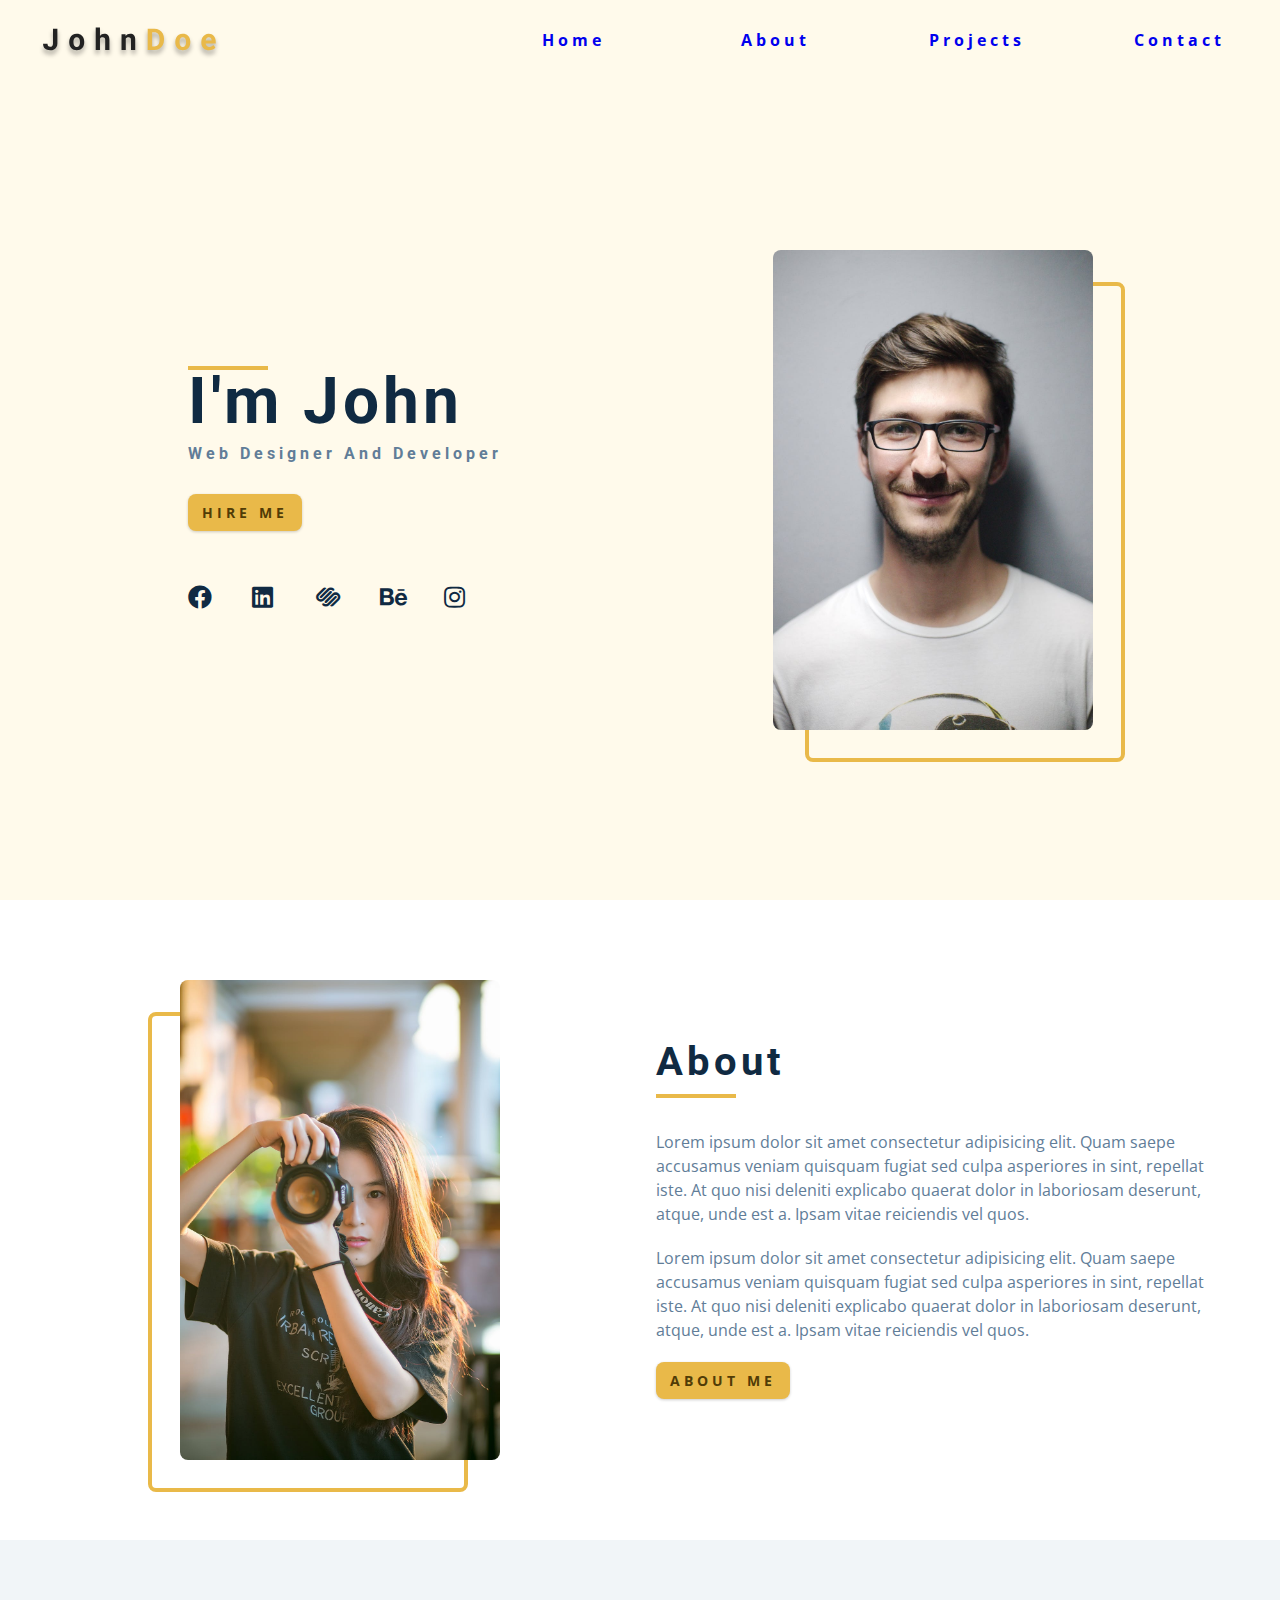
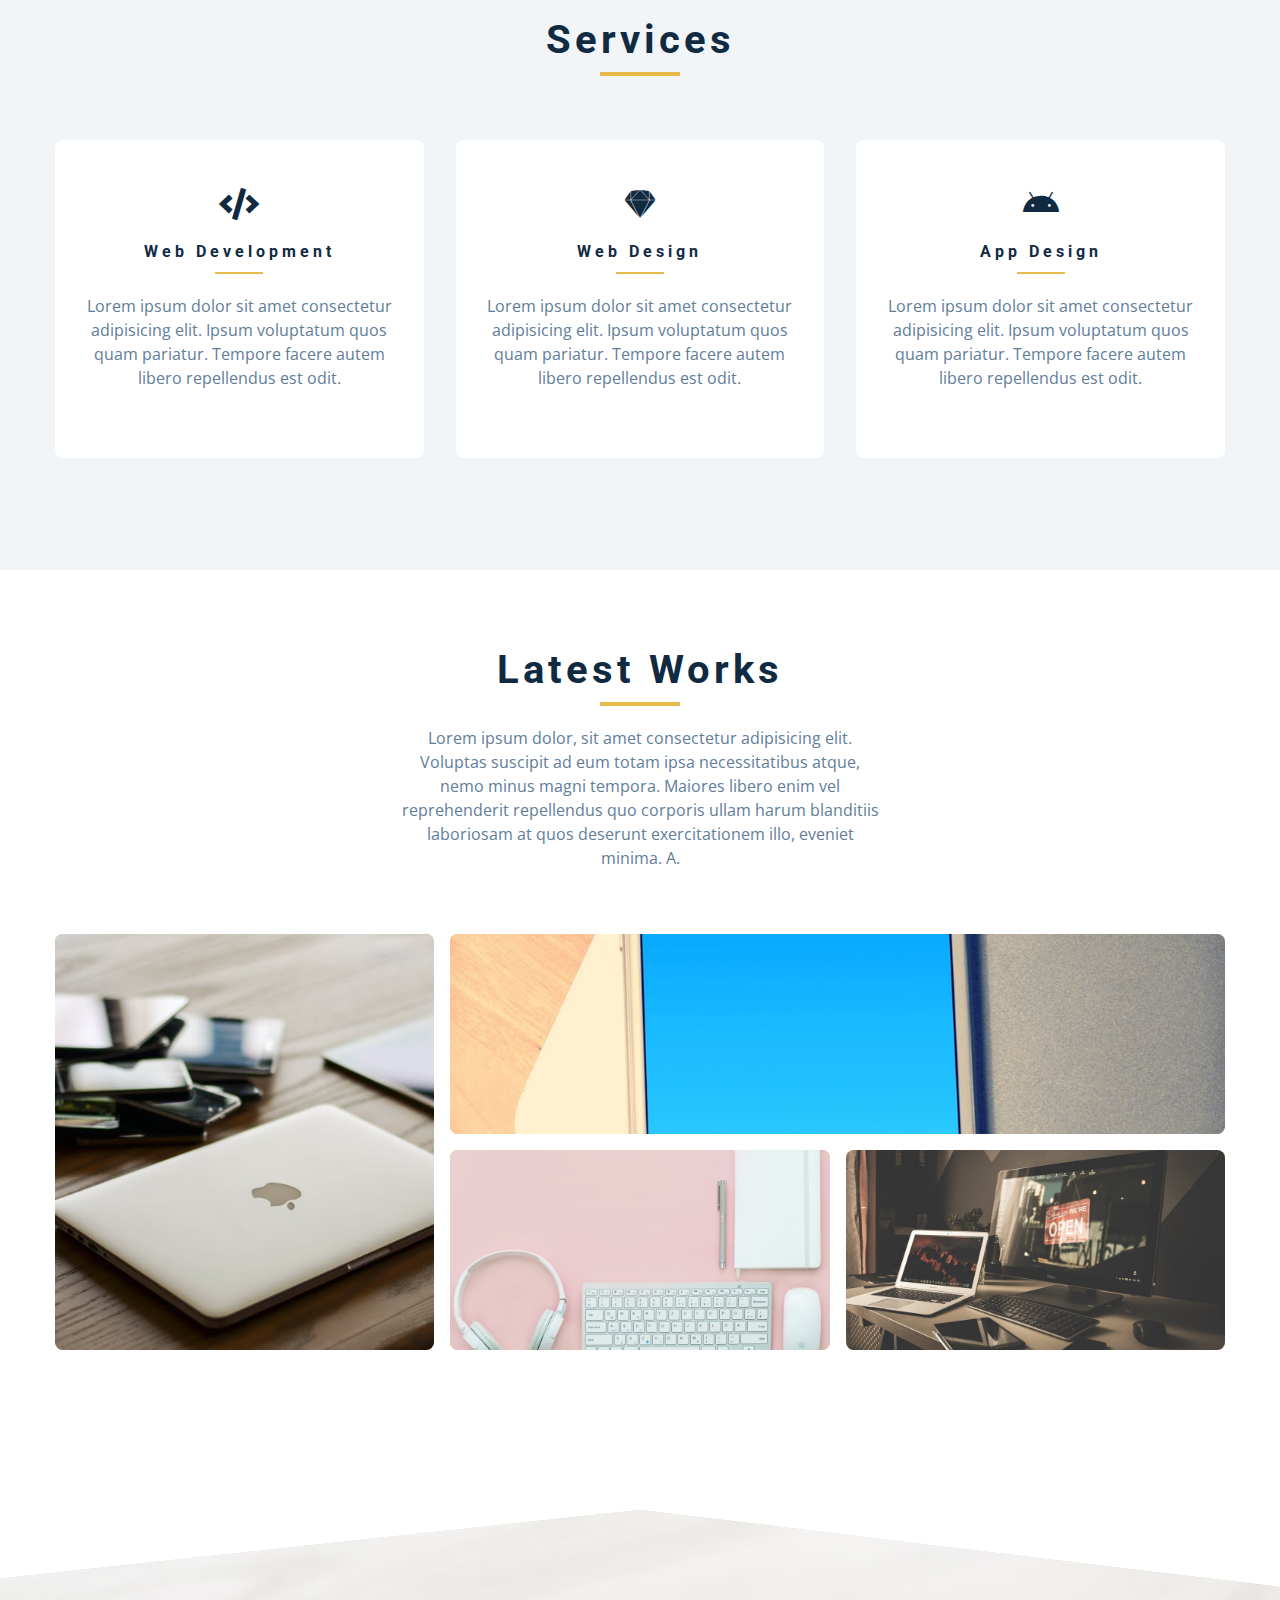
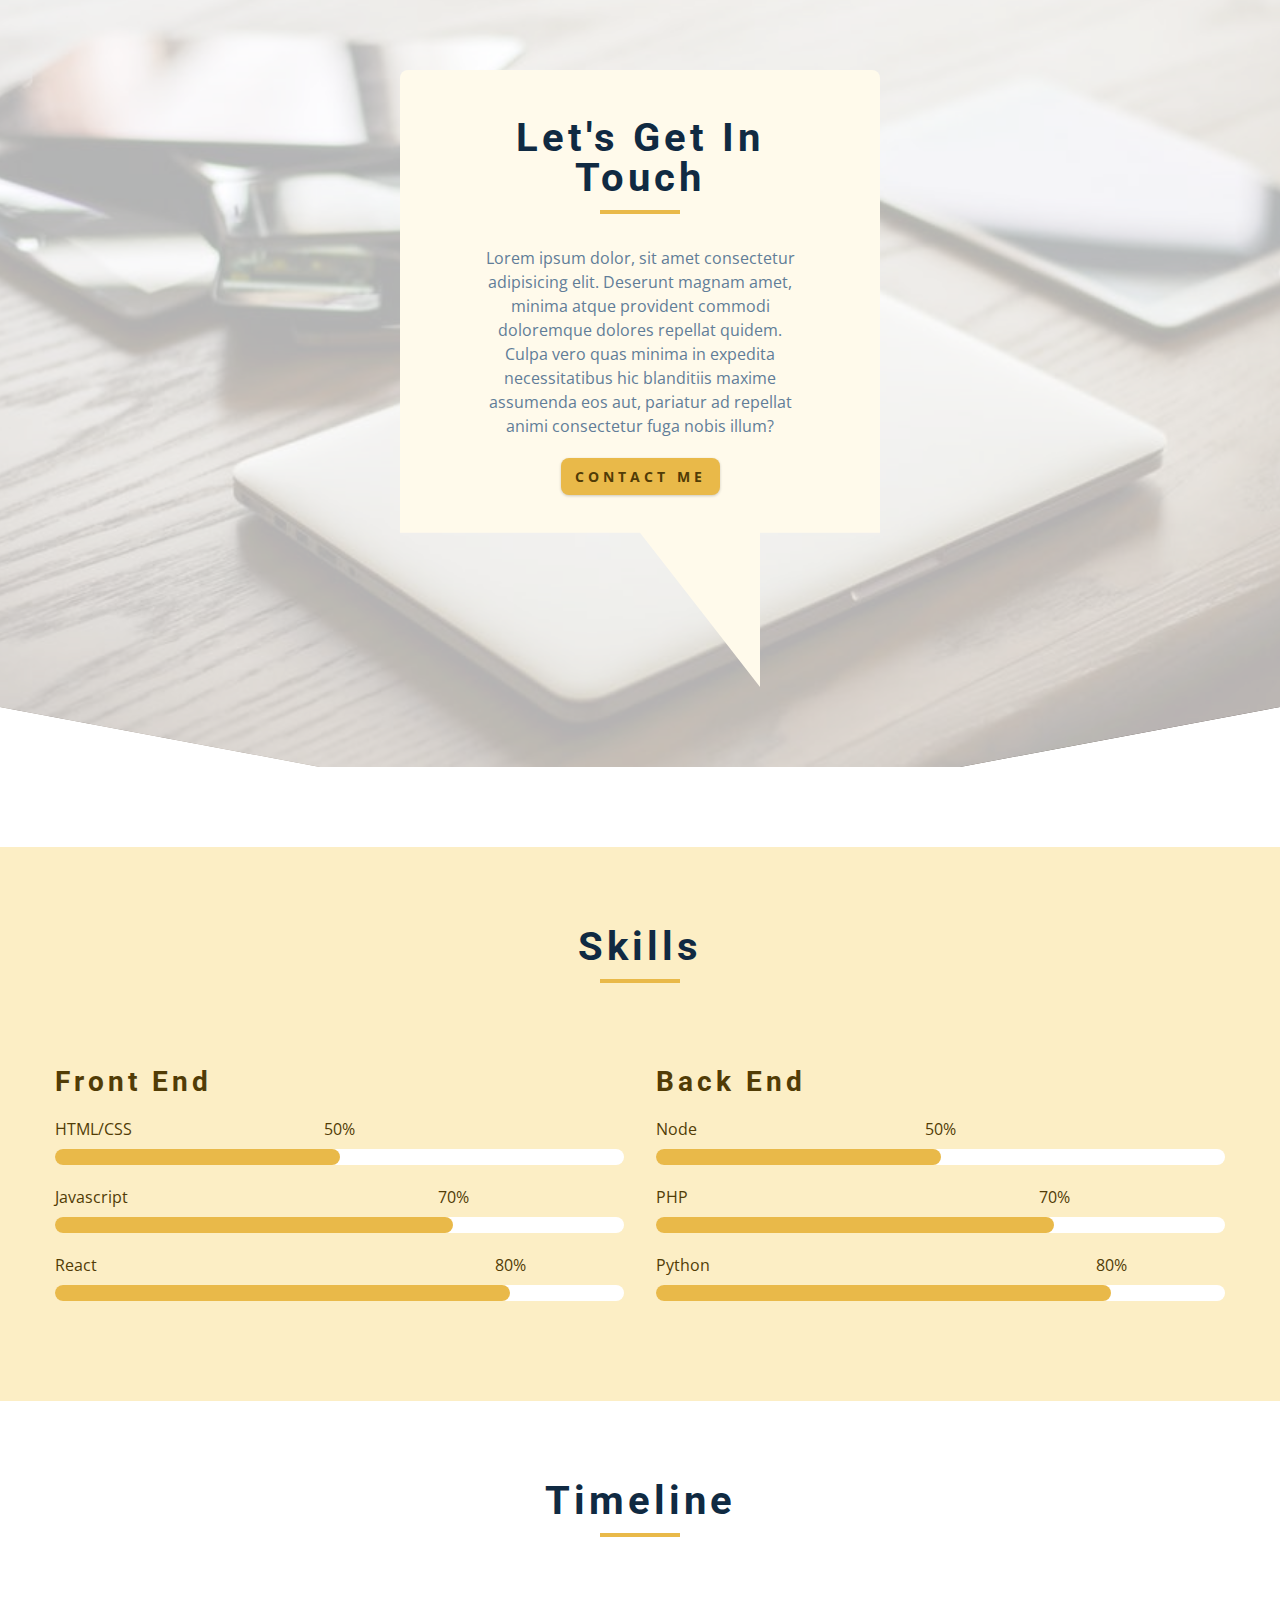
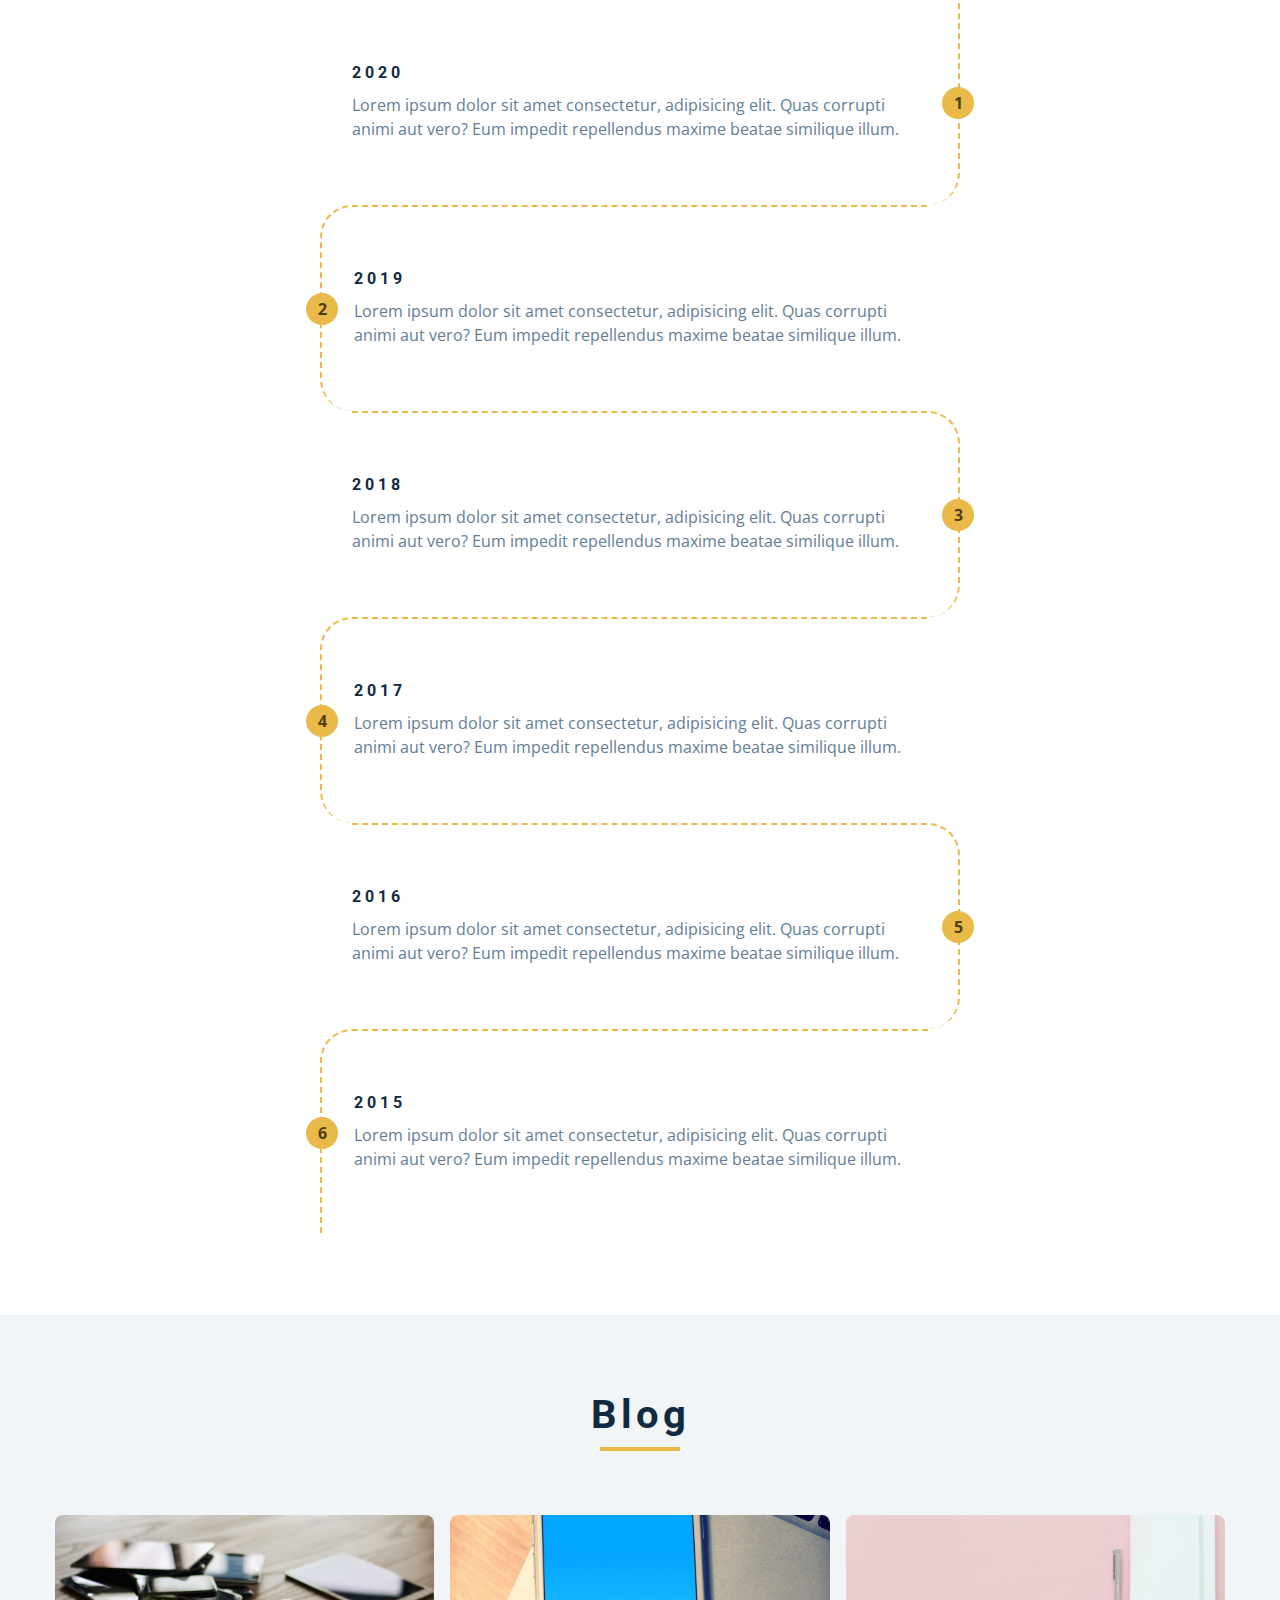
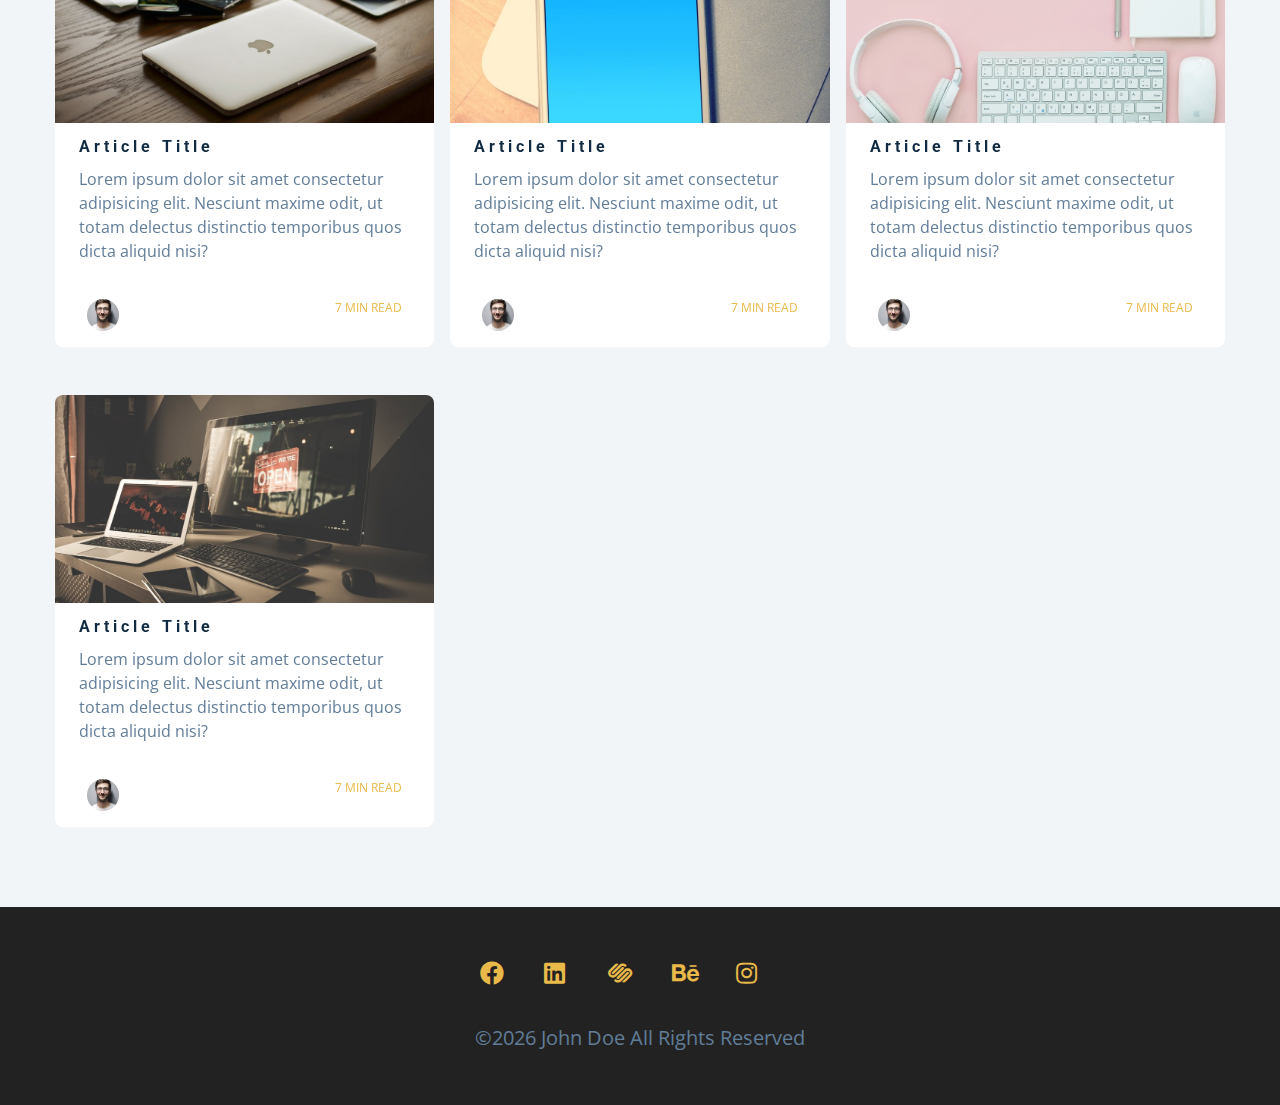
<file: index.html>
<!DOCTYPE html>
<html lang="en">
  <head>
    <meta charset="UTF-8" />
    <meta name="viewport" content="width=device-width, initial-scale=1.0" />
    <title>John Doe || Home</title>
    <!-- font-awesome -->
    <link
      rel="stylesheet"
      href="./fontawesome-free-5.12.1-web/css/all.min.css"
    />
    <!-- css -->
    <link rel="stylesheet" href="./css/styles.css" />
  </head>
  <body>
    <!-- navbar -->
    <nav class="nav" id="nav">
      <div class="nav-center">
        <!-- nav header -->
        <div class="nav-header">
          <img src="./images/logo.svg" class="nav-logo" alt="" />
          <button class="nav-btn" id="nav-btn">
            <i class="fas fa-bars"></i>
          </button>
        </div>
        <!-- nav-links -->
        <ul class="nav-links">
          <li><a href="index.html"> home</a></li>
          <li><a href="about.html"> about</a></li>
          <li><a href="projects.html"> projects</a></li>
          <li><a href="contact.html"> contact</a></li>
        </ul>
      </div>
    </nav>
    <!-- end of navbar -->
    <!-- sidebar -->
    <aside class="sidebar" id="sidebar">
      <div>
        <button class="close-btn" id="close-btn">
          <i class="fas fa-times"></i>
        </button>
        <ul class="sidebar-links">
          <li><a href="index.html"> home</a></li>
          <li><a href="about.html"> about</a></li>
          <li><a href="projects.html"> projects</a></li>
          <li><a href="contact.html"> contact</a></li>
        </ul>
        <!-- social icons -->
        <ul class="social-icons">
          <li>
            <a href="#" class="social-icon">
              <i class="fab fa-facebook"></i>
            </a>
          </li>
          <li>
            <a href="#" class="social-icon">
              <i class="fab fa-linkedin"></i>
            </a>
          </li>
          <li>
            <a href="#" class="social-icon">
              <i class="fab fa-squarespace"></i>
            </a>
          </li>
          <li>
            <a href="#" class="social-icon">
              <i class="fab fa-behance"></i>
            </a>
          </li>
          <li>
            <a href="#" class="social-icon">
              <i class="fab fa-instagram"></i>
            </a>
          </li>
        </ul>
      </div>
    </aside>
    <!-- end of sidebar -->
    <!-- header -->
    <header class="hero">
      <div class="section-center hero-center">
        <article class="hero-info">
          <div class="underline"></div>
          <h1>i'm john</h1>
          <h4>web designer and developer</h4>
          <a href="contact.html" class="btn hero-btn"> Hire me </a>
          <!-- social icons -->
          <ul class="social-icons hero-icons">
            <li>
              <a href="#" class="social-icon">
                <i class="fab fa-facebook"></i>
              </a>
            </li>
            <li>
              <a href="#" class="social-icon">
                <i class="fab fa-linkedin"></i>
              </a>
            </li>
            <li>
              <a href="#" class="social-icon">
                <i class="fab fa-squarespace"></i>
              </a>
            </li>
            <li>
              <a href="#" class="social-icon">
                <i class="fab fa-behance"></i>
              </a>
            </li>
            <li>
              <a href="#" class="social-icon">
                <i class="fab fa-instagram"></i>
              </a>
            </li>
          </ul>
        </article>
        <article class="hero-img">
          <img src="./images/hero-img.jpeg" class="hero-photo" alt="john" />
        </article>
      </div>
    </header>

    <!-- end of header -->
    <!-- about -->
    <section class="section about">
      <div class="section-center about-center">
        <!-- about-img -->
        <article class="about-img">
          <img
            src="./images/about-img.jpeg"
            class="hero-photo"
            alt="about img"
          />
        </article>
        <!-- about-info -->
        <article class="about-info">
          <!-- section title -->
          <div class="section-title about-title">
            <h2>about</h2>
            <div class="underline"></div>
          </div>
          <!-- end of section title -->
          <p>
            Lorem ipsum dolor sit amet consectetur adipisicing elit. Quam saepe
            accusamus veniam quisquam fugiat sed culpa asperiores in sint,
            repellat iste. At quo nisi deleniti explicabo quaerat dolor in
            laboriosam deserunt, atque, unde est a. Ipsam vitae reiciendis vel
            quos.
          </p>
          <p>
            Lorem ipsum dolor sit amet consectetur adipisicing elit. Quam saepe
            accusamus veniam quisquam fugiat sed culpa asperiores in sint,
            repellat iste. At quo nisi deleniti explicabo quaerat dolor in
            laboriosam deserunt, atque, unde est a. Ipsam vitae reiciendis vel
            quos.
          </p>
          <a href="about.html" class="btn">about me</a>
        </article>
      </div>
    </section>
    <!-- end of about -->
    <!-- services -->
    <section class="section bg-grey">
      <!-- section title -->
      <div class="section-title services-title">
        <h2>services</h2>
        <div class="underline"></div>
      </div>
      <!-- end of section title -->
      <div class="services-center section-center">
        <!-- single service -->
        <article class="service">
          <i class="fas fa-code service-icon"></i>
          <h4>web development</h4>
          <div class="underline"></div>
          <p>
            Lorem ipsum dolor sit amet consectetur adipisicing elit. Ipsum
            voluptatum quos quam pariatur. Tempore facere autem libero
            repellendus est odit.
          </p>
        </article>
        <!-- end of single service -->
        <!-- single service -->
        <article class="service">
          <i class="fab fa-sketch service-icon"></i>
          <h4>web design</h4>
          <div class="underline"></div>
          <p>
            Lorem ipsum dolor sit amet consectetur adipisicing elit. Ipsum
            voluptatum quos quam pariatur. Tempore facere autem libero
            repellendus est odit.
          </p>
        </article>
        <!-- end of single service -->
        <!-- single service -->
        <article class="service">
          <i class="fab fa-android service-icon"></i>
          <h4>app design</h4>
          <div class="underline"></div>
          <p>
            Lorem ipsum dolor sit amet consectetur adipisicing elit. Ipsum
            voluptatum quos quam pariatur. Tempore facere autem libero
            repellendus est odit.
          </p>
        </article>
        <!-- end of single service -->
      </div>
    </section>
    <!-- end of services -->
    <!-- projects -->
    <section class="section projects">
      <!-- section title -->
      <div class="section-title">
        <h2>Latest works</h2>
        <div class="underline"></div>
        <!-- end of section title -->
        <p class="projects-text">
          Lorem ipsum dolor, sit amet consectetur adipisicing elit. Voluptas
          suscipit ad eum totam ipsa necessitatibus atque, nemo minus magni
          tempora. Maiores libero enim vel reprehenderit repellendus quo
          corporis ullam harum blanditiis laboriosam at quos deserunt
          exercitationem illo, eveniet minima. A.
        </p>
      </div>
      <div class="section-center project-center">
        <!-- single project -->
        <a href="projects.html" class="project-1">
          <article class="project">
            <img
              src="./images/project-1.jpeg"
              alt="single project"
              class="project-img"
            />
            <div class="project-info">
              <h4>project title</h4>
              <p>client name</p>
            </div>
          </article>
        </a>
        <!--end of single project -->
        <!-- single project -->
        <a href="projects.html" class="project-2">
          <article class="project">
            <img
              src="./images/project-2.jpeg"
              alt="single project"
              class="project-img"
            />
            <div class="project-info">
              <h4>project title</h4>
              <p>client name</p>
            </div>
          </article>
        </a>
        <!--end of single project -->
        <!-- single project -->
        <a href="projects.html" class="project-3">
          <article class="project">
            <img
              src="./images/project-3.jpeg"
              alt="single project"
              class="project-img"
            />
            <div class="project-info">
              <h4>project title</h4>
              <p>client name</p>
            </div>
          </article>
        </a>
        <!--end of single project -->
        <!-- single project -->
        <a href="projects.html" class="project-4">
          <article class="project">
            <img
              src="./images/project-4.jpeg"
              alt="single project"
              class="project-img"
            />
            <div class="project-info">
              <h4>project title</h4>
              <p>client name</p>
            </div>
          </article>
        </a>
        <!--end of single project -->
      </div>
    </section>
    <!-- end of projects -->
    <!-- connect -->
    <section class="connet">
      <video
        autoplay
        muted
        loop
        class="video-container"
        poster="./images/project-1.jpeg"
      >
        <source src="./videos/connect.mp4" type="mp4/video" />
        sorry
      </video>
      <div class="video-banner">
        <!-- section title -->
        <div class="section-title">
          <h2>Let's get in touch</h2>
          <div class="underline"></div>
        </div>
        <!-- end of section title -->
        <p class="video-text">
          Lorem ipsum dolor, sit amet consectetur adipisicing elit. Deserunt
          magnam amet, minima atque provident commodi doloremque dolores
          repellat quidem. Culpa vero quas minima in expedita necessitatibus hic
          blanditiis maxime assumenda eos aut, pariatur ad repellat animi
          consectetur fuga nobis illum?
        </p>
        <a href="contact.html" class="btn">contact me </a>
      </div>
    </section>
    <!-- end of connect -->
    <!-- skills -->
    <section class="section skills">
      <!-- section title -->
      <div class="section-title services-title">
        <h2>skills</h2>
        <div class="underline"></div>
      </div>
      <!-- end of section title -->
      <div class="section-center skills-center">
        <article>
          <h3>front end</h3>
          <!-- single skill -->
          <div class="skill">
            <p>HTML/CSS</p>
            <div class="skill-container">
              <div class="skill-value"></div>
              <p class="skill-text">50%</p>
            </div>
          </div>
          <!--end of single skill -->
          <!-- single skill -->
          <div class="skill">
            <p>javascript</p>
            <div class="skill-container">
              <div class="skill-value skill-value-70"></div>
              <p class="skill-text skill-text-70">70%</p>
            </div>
          </div>
          <!--end of single skill -->
          <!-- single skill -->
          <div class="skill">
            <p>React</p>
            <div class="skill-container">
              <div class="skill-value skill-value-80"></div>
              <p class="skill-text skill-text-80">80%</p>
            </div>
          </div>
          <!--end of single skill -->
        </article>
        <article>
          <h3>Back end</h3>
          <!-- single skill -->
          <div class="skill">
            <p>Node</p>
            <div class="skill-container">
              <div class="skill-value"></div>
              <p class="skill-text">50%</p>
            </div>
          </div>
          <!--end of single skill -->
          <!-- single skill -->
          <div class="skill">
            <p>PHP</p>
            <div class="skill-container">
              <div class="skill-value skill-value-70"></div>
              <p class="skill-text skill-text-70">70%</p>
            </div>
          </div>
          <!--end of single skill -->
          <!-- single skill -->
          <div class="skill">
            <p>Python</p>
            <div class="skill-container">
              <div class="skill-value skill-value-80"></div>
              <p class="skill-text skill-text-80">80%</p>
            </div>
          </div>
          <!--end of single skill -->
        </article>
      </div>
    </section>
    <!-- end of skills -->
    <!-- timeline -->
    <section class="section timeline">
      <!-- section title -->
      <div class="section-title services-title">
        <h2>Timeline</h2>
        <div class="underline"></div>
      </div>
      <!-- end of section title -->
      <div class="section-center timeline-center">
        <!-- single timeline -->
        <article class="timeline-item">
          <h4>2020</h4>
          <p>
            Lorem ipsum dolor sit amet consectetur, adipisicing elit. Quas
            corrupti animi aut vero? Eum impedit repellendus maxime beatae
            similique illum.
          </p>
          <span class="number">1</span>
        </article>

        <!--end of single timeline -->
        <!-- single timeline -->
        <article class="timeline-item">
          <h4>2019</h4>
          <p>
            Lorem ipsum dolor sit amet consectetur, adipisicing elit. Quas
            corrupti animi aut vero? Eum impedit repellendus maxime beatae
            similique illum.
          </p>
          <span class="number">2</span>
        </article>

        <!--end of single timeline -->
        <!-- single timeline -->
        <article class="timeline-item">
          <h4>2018</h4>
          <p>
            Lorem ipsum dolor sit amet consectetur, adipisicing elit. Quas
            corrupti animi aut vero? Eum impedit repellendus maxime beatae
            similique illum.
          </p>
          <span class="number">3</span>
        </article>

        <!--end of single timeline -->
        <!-- single timeline -->
        <article class="timeline-item">
          <h4>2017</h4>
          <p>
            Lorem ipsum dolor sit amet consectetur, adipisicing elit. Quas
            corrupti animi aut vero? Eum impedit repellendus maxime beatae
            similique illum.
          </p>
          <span class="number">4</span>
        </article>

        <!--end of single timeline -->
        <!-- single timeline -->
        <article class="timeline-item">
          <h4>2016</h4>
          <p>
            Lorem ipsum dolor sit amet consectetur, adipisicing elit. Quas
            corrupti animi aut vero? Eum impedit repellendus maxime beatae
            similique illum.
          </p>
          <span class="number">5</span>
        </article>

        <!--end of single timeline -->
        <!-- single timeline -->
        <article class="timeline-item">
          <h4>2015</h4>
          <p>
            Lorem ipsum dolor sit amet consectetur, adipisicing elit. Quas
            corrupti animi aut vero? Eum impedit repellendus maxime beatae
            similique illum.
          </p>
          <span class="number">6</span>
        </article>
        <!--end of single timeline -->
      </div>
    </section>
    <!--end of  timeline -->
    <!-- blog -->
    <section class="section blog">
      <!-- section title -->
      <div class="section-title services-title">
        <h2>Blog</h2>
        <div class="underline"></div>
      </div>
      <!-- end of section title -->
      <div class="section-center blog-center">
        <!-- single  article-->
        <div class="card">
          <!-- card front -->
          <div class="card-side card-front">
            <img src="./images/project-1.jpeg" alt="" />
            <div class="card-info">
              <h4>article title</h4>
              <p>
                Lorem ipsum dolor sit amet consectetur adipisicing elit.
                Nesciunt maxime odit, ut totam delectus distinctio temporibus
                quos dicta aliquid nisi?
              </p>
            </div>
            <div class="card-footer">
              <img src="./images/hero-img-small.jpeg" alt="" />
              <p>7 min read</p>
            </div>
          </div>
          <!-- card back -->
          <div class="card-side card-back">
            <button class="btn">read more</button>
          </div>
        </div>
        <!-- end of single article  -->
        <!-- single  article-->
        <div class="card">
          <!-- card front -->
          <div class="card-side card-front">
            <img src="./images/project-2.jpeg" alt="" />
            <div class="card-info">
              <h4>article title</h4>
              <p>
                Lorem ipsum dolor sit amet consectetur adipisicing elit.
                Nesciunt maxime odit, ut totam delectus distinctio temporibus
                quos dicta aliquid nisi?
              </p>
            </div>
            <div class="card-footer">
              <img src="./images/hero-img-small.jpeg" alt="" />
              <p>7 min read</p>
            </div>
          </div>
          <!-- card back -->
          <div class="card-side card-back">
            <button class="btn">read more</button>
          </div>
        </div>
        <!-- end of single article  -->
        <!-- single  article-->
        <div class="card">
          <!-- card front -->
          <div class="card-side card-front">
            <img src="./images/project-3.jpeg" alt="" />
            <div class="card-info">
              <h4>article title</h4>
              <p>
                Lorem ipsum dolor sit amet consectetur adipisicing elit.
                Nesciunt maxime odit, ut totam delectus distinctio temporibus
                quos dicta aliquid nisi?
              </p>
            </div>
            <div class="card-footer">
              <img src="./images/hero-img-small.jpeg" alt="" />
              <p>7 min read</p>
            </div>
          </div>
          <!-- card back -->
          <div class="card-side card-back">
            <button class="btn">read more</button>
          </div>
        </div>
        <!-- end of single article  -->
        <!-- single  article-->
        <div class="card">
          <!-- card front -->
          <div class="card-side card-front">
            <img src="./images/project-4.jpeg" alt="" />
            <div class="card-info">
              <h4>article title</h4>
              <p>
                Lorem ipsum dolor sit amet consectetur adipisicing elit.
                Nesciunt maxime odit, ut totam delectus distinctio temporibus
                quos dicta aliquid nisi?
              </p>
            </div>
            <div class="card-footer">
              <img src="./images/hero-img-small.jpeg" alt="" />
              <p>7 min read</p>
            </div>
          </div>
          <!-- card back -->
          <div class="card-side card-back">
            <button class="btn">read more</button>
          </div>
        </div>
        <!-- end of single article  -->
      </div>
    </section>
    <!--end of  blog -->
    <!-- footer -->
    <footer class="footer">
      <!-- social icons -->
      <ul class="social-icons hero-icons">
        <li>
          <a href="#" class="social-icon">
            <i class="fab fa-facebook"></i>
          </a>
        </li>
        <li>
          <a href="#" class="social-icon">
            <i class="fab fa-linkedin"></i>
          </a>
        </li>
        <li>
          <a href="#" class="social-icon">
            <i class="fab fa-squarespace"></i>
          </a>
        </li>
        <li>
          <a href="#" class="social-icon">
            <i class="fab fa-behance"></i>
          </a>
        </li>
        <li>
          <a href="#" class="social-icon">
            <i class="fab fa-instagram"></i>
          </a>
        </li>
      </ul>
      <p>&copy;<span id="date"> </span> john doe all rights reserved</p>
    </footer>

    <script src="./js/app.js"></script>
  </body>
</html>
</file>
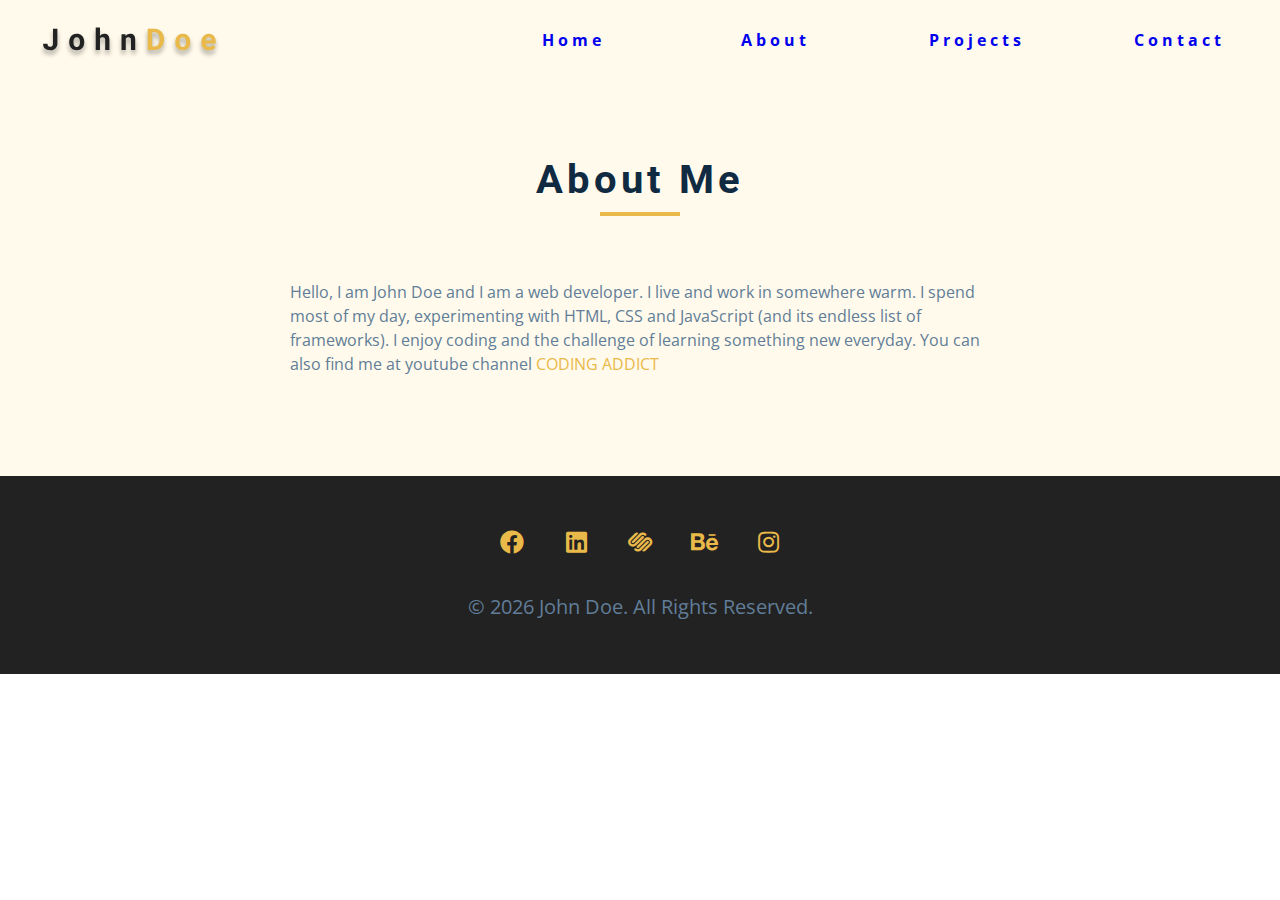
<file: about.html>
<!DOCTYPE html>
<html lang="en">

<head>
  <meta charset="UTF-8" />
  <meta name="viewport" content="width=device-width, initial-scale=1.0" />
  <title>John Doe || about me</title>
  <link rel="stylesheet" href="./fontawesome-free-5.12.1-web/css/all.min.css" />
  <!-- css -->
  <link rel="stylesheet" href="./css/styles.css" />
</head>

<body>
  <!-- navbar -->
  <nav class="nav" id="nav">
    <div class="nav-center">
      <!-- nav header -->
      <div class="nav-header">
        <img src="./images/logo.svg" class="nav-logo" alt="" />
        <button class="nav-btn" id="nav-btn">
          <i class="fas fa-bars"></i>
        </button>
      </div>
      <!-- nav links -->
      <ul class="nav-links">
        <li><a href="index.html">home</a></li>
        <li><a href="about.html">about</a></li>
        <li><a href="projects.html">projects</a></li>
        <li><a href="contact.html">contact</a></li>
      </ul>
    </div>
  </nav>
  <!-- end of navbar -->
  <!-- sidebar -->
  <aside class="sidebar" id="sidebar">
    <div>
      <button id="close-btn" class="close-btn">
        <i class="fas fa-times"></i>
      </button>
      <ul class="sidebar-links">
        <li><a href="index.html">home</a></li>
        <li><a href="about.html">about</a></li>
        <li><a href="projects.html">projects</a></li>
        <li><a href="contact.html">contact</a></li>
      </ul>
      <ul class="social-icons">
        <!-- single item -->
        <li>
          <a href="https://www.twitter.com" class="social-icon">
            <i class="fab fa-facebook"></i>
          </a>
        </li>
        <!-- end of single item -->
        <!-- single item -->
        <li>
          <a href="https://www.twitter.com" class="social-icon">
            <i class="fab fa-linkedin"></i>
          </a>
        </li>
        <!-- end of single item -->
        <!-- single item -->
        <li>
          <a href="https://www.twitter.com" class="social-icon">
            <i class="fab fa-squarespace"></i>
          </a>
        </li>
        <!-- end of single item -->
        <!-- single item -->
        <li>
          <a href="https://www.twitter.com" class="social-icon">
            <i class="fab fa-behance"></i>
          </a>
        </li>
        <!-- end of single item -->
        <!-- single item -->
        <li>
          <a href="https://www.twitter.com" class="social-icon">
            <i class="fab fa-instagram"></i>
          </a>
        </li>
        <!-- end of single item -->
      </ul>
    </div>
  </aside>
  <!-- end of sidebar -->

  

  <section class="section single-page">
    
    <!-- section title -->
    <div class="section-title services-title ">
      <h2>about me</h2>
      <div class="underline"></div>
    </div>
    <!-- end of section title -->
    <div class="section-center page-info">
<p>
  Hello, I am John Doe and I am a web developer. I live and work in
  somewhere warm. I spend most of my day, experimenting with HTML, CSS and
  JavaScript (and its endless list of frameworks). I enjoy coding and the
  challenge of learning something new everyday. You can also find me at youtube
  channel
  <a href="https://www.youtube.com/channel/UCMZFwxv5l-XtKi693qMJptA">coding addict</a>
</p>

    </div>
  </section>
  
  <!-- footer -->
  <footer class="footer">
    <ul class="social-icons">
      <!-- single item -->
      <li>
        <a href="https://www.twitter.com" class="social-icon">
          <i class="fab fa-facebook"></i>
        </a>
      </li>
      <!-- end of single item -->
      <!-- single item -->
      <li>
        <a href="https://www.twitter.com" class="social-icon">
          <i class="fab fa-linkedin"></i>
        </a>
      </li>
      <!-- end of single item -->
      <!-- single item -->
      <li>
        <a href="https://www.twitter.com" class="social-icon">
          <i class="fab fa-squarespace"></i>
        </a>
      </li>
      <!-- end of single item -->
      <!-- single item -->
      <li>
        <a href="https://www.twitter.com" class="social-icon">
          <i class="fab fa-behance"></i>
        </a>
      </li>
      <!-- end of single item -->
      <!-- single item -->
      <li>
        <a href="https://www.twitter.com" class="social-icon">
          <i class="fab fa-instagram"></i>
        </a>
      </li>
      <!-- end of single item -->
    </ul>

    <p>&copy; <span id="date"></span> John Doe. All rights reserved.</p>
  </footer>
  <script src="./js/app.js"></script>
</body>

</html>
</file>
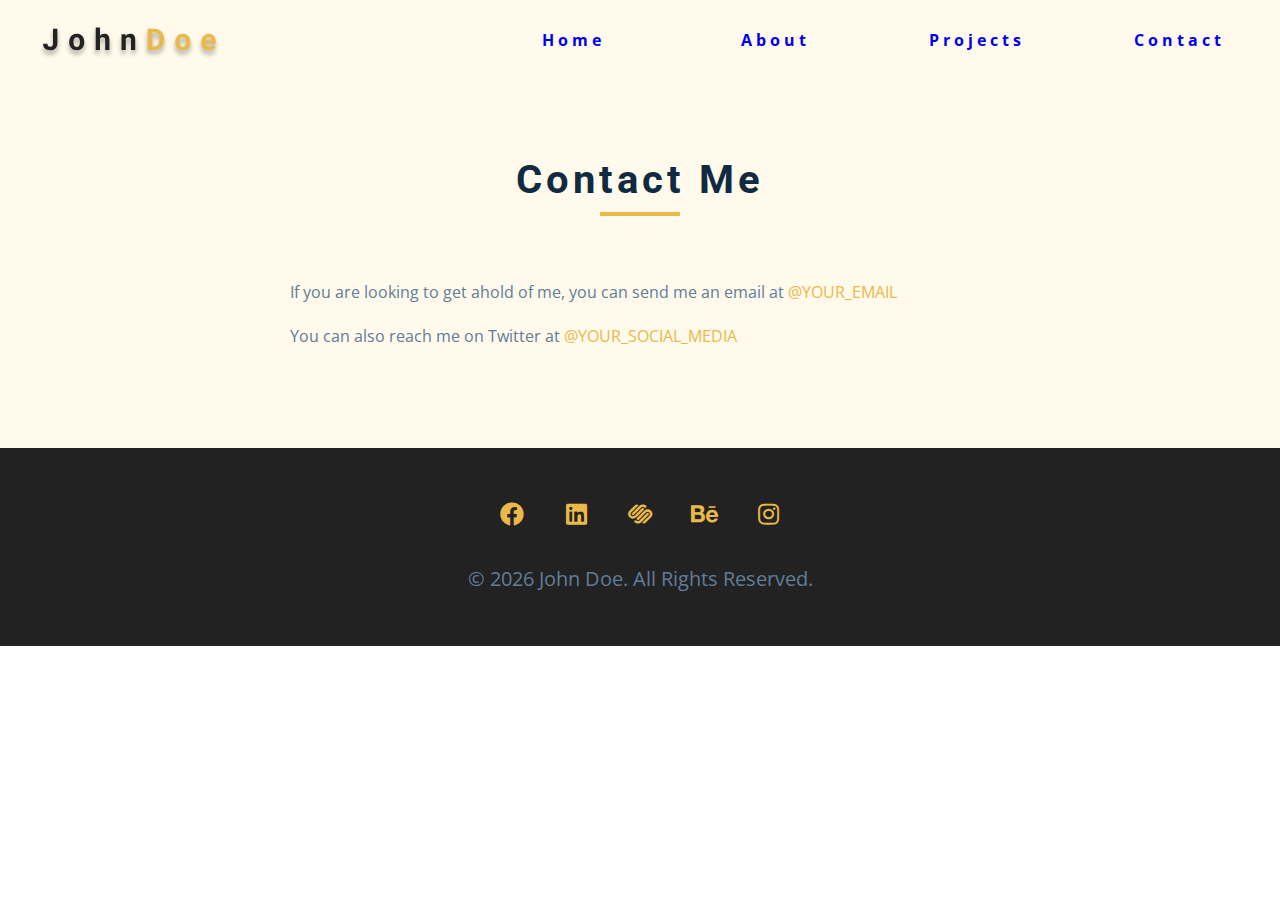
<file: contact.html>
<!DOCTYPE html>
<html lang="en">

<head>
  <meta charset="UTF-8" />
  <meta name="viewport" content="width=device-width, initial-scale=1.0" />
  <title>John Doe || contact me</title>
  <link rel="stylesheet" href="./fontawesome-free-5.12.1-web/css/all.min.css" />
  <!-- css -->
  <link rel="stylesheet" href="./css/styles.css" />
</head>

<body>
  <!-- navbar -->
  <nav class="nav" id="nav">
    <div class="nav-center">
      <!-- nav header -->
      <div class="nav-header">
        <img src="./images/logo.svg" class="nav-logo" alt="" />
        <button class="nav-btn" id="nav-btn">
          <i class="fas fa-bars"></i>
        </button>
      </div>
      <!-- nav links -->
      <ul class="nav-links">
        <li><a href="index.html">home</a></li>
        <li><a href="about.html">about</a></li>
        <li><a href="projects.html">projects</a></li>
        <li><a href="contact.html">contact</a></li>
      </ul>
    </div>
  </nav>
  <!-- end of navbar -->
  <!-- sidebar -->
  <aside class="sidebar" id="sidebar">
    <div>
      <button id="close-btn" class="close-btn">
        <i class="fas fa-times"></i>
      </button>
      <ul class="sidebar-links">
        <li><a href="index.html">home</a></li>
        <li><a href="about.html">about</a></li>
        <li><a href="projects.html">projects</a></li>
        <li><a href="contact.html">contact</a></li>
      </ul>
      <ul class="social-icons">
        <!-- single item -->
        <li>
          <a href="https://www.twitter.com" class="social-icon">
            <i class="fab fa-facebook"></i>
          </a>
        </li>
        <!-- end of single item -->
        <!-- single item -->
        <li>
          <a href="https://www.twitter.com" class="social-icon">
            <i class="fab fa-linkedin"></i>
          </a>
        </li>
        <!-- end of single item -->
        <!-- single item -->
        <li>
          <a href="https://www.twitter.com" class="social-icon">
            <i class="fab fa-squarespace"></i>
          </a>
        </li>
        <!-- end of single item -->
        <!-- single item -->
        <li>
          <a href="https://www.twitter.com" class="social-icon">
            <i class="fab fa-behance"></i>
          </a>
        </li>
        <!-- end of single item -->
        <!-- single item -->
        <li>
          <a href="https://www.twitter.com" class="social-icon">
            <i class="fab fa-instagram"></i>
          </a>
        </li>
        <!-- end of single item -->
      </ul>
    </div>
  </aside>
  <!-- end of sidebar -->



  <section class="section single-page">

    <!-- section title -->
    <div class="section-title services-title ">
      <h2>contact me</h2>
      <div class="underline"></div>
    </div>
    <!-- end of section title -->
    <div class="section-center page-info">
      <p>
        If you are looking to get ahold of me, you can send me an email at
        <a href="mailto:email@email.com">@your_email</a>
      </p>
      <p>
        You can also reach me on Twitter at
        <a href="https://www.twitter.com">@your_social_media </a>
      </p>

    </div>
  </section>

  <!-- footer -->
  <footer class="footer">
    <ul class="social-icons">
      <!-- single item -->
      <li>
        <a href="https://www.twitter.com" class="social-icon">
          <i class="fab fa-facebook"></i>
        </a>
      </li>
      <!-- end of single item -->
      <!-- single item -->
      <li>
        <a href="https://www.twitter.com" class="social-icon">
          <i class="fab fa-linkedin"></i>
        </a>
      </li>
      <!-- end of single item -->
      <!-- single item -->
      <li>
        <a href="https://www.twitter.com" class="social-icon">
          <i class="fab fa-squarespace"></i>
        </a>
      </li>
      <!-- end of single item -->
      <!-- single item -->
      <li>
        <a href="https://www.twitter.com" class="social-icon">
          <i class="fab fa-behance"></i>
        </a>
      </li>
      <!-- end of single item -->
      <!-- single item -->
      <li>
        <a href="https://www.twitter.com" class="social-icon">
          <i class="fab fa-instagram"></i>
        </a>
      </li>
      <!-- end of single item -->
    </ul>

    <p>&copy; <span id="date"></span> John Doe. All rights reserved.</p>
  </footer>
  <script src="./js/app.js"></script>
</body>

</html>
</file>
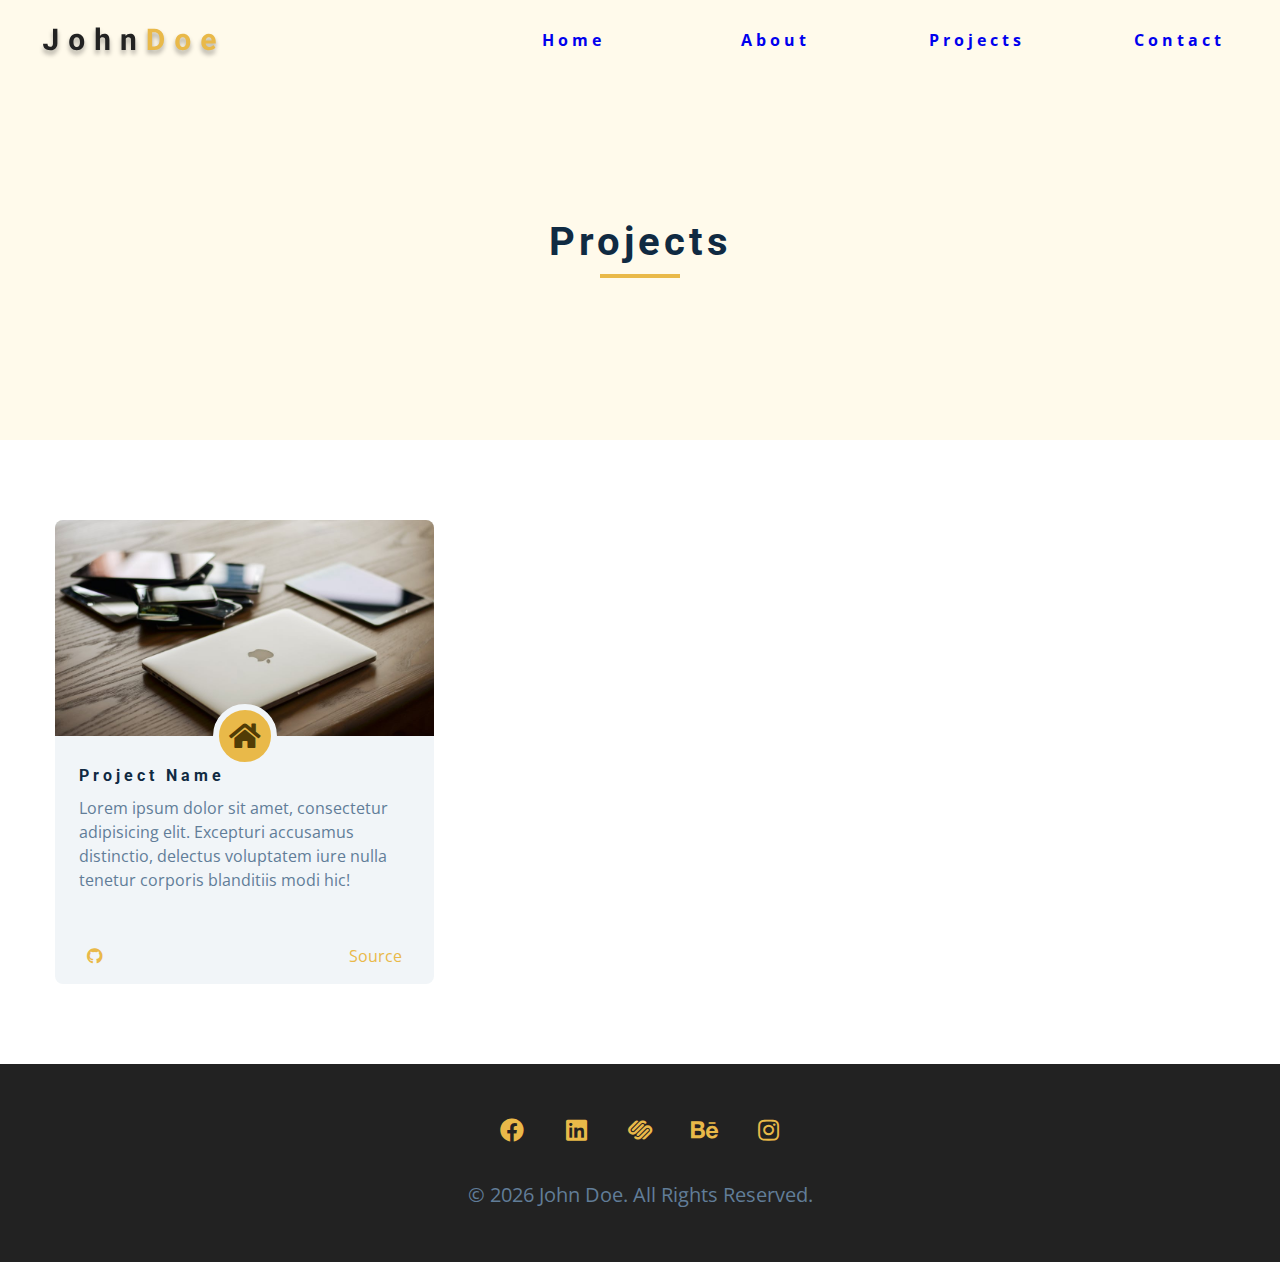
<file: projects.html>
<!DOCTYPE html>
<html lang="en">

<head>
  <meta charset="UTF-8" />
  <meta name="viewport" content="width=device-width, initial-scale=1.0" />
  <title>John Doe || Projects</title>
  <link rel="stylesheet" href="./fontawesome-free-5.12.1-web/css/all.min.css" />
  <!-- css -->
  <link rel="stylesheet" href="./css/styles.css" />
</head>

<body>
  <!-- navbar -->
  <nav class="nav" id="nav">
    <div class="nav-center">
      <!-- nav header -->
      <div class="nav-header">
        <img src="./images/logo.svg" class="nav-logo" alt="" />
        <button class="nav-btn" id="nav-btn">
          <i class="fas fa-bars"></i>
        </button>
      </div>
      <!-- nav links -->
      <ul class="nav-links">
        <li><a href="index.html">home</a></li>
        <li><a href="about.html">about</a></li>
        <li><a href="projects.html">projects</a></li>
        <li><a href="contact.html">contact</a></li>
      </ul>
    </div>
  </nav>
  <!-- end of navbar -->
  <!-- sidebar -->
  <aside class="sidebar" id="sidebar">
    <div>
      <button id="close-btn" class="close-btn">
        <i class="fas fa-times"></i>
      </button>
      <ul class="sidebar-links">
        <li><a href="index.html">home</a></li>
        <li><a href="about.html">about</a></li>
        <li><a href="projects.html">projects</a></li>
        <li><a href="contact.html">contact</a></li>
      </ul>
      <ul class="social-icons">
        <!-- single item -->
        <li>
          <a href="https://www.twitter.com" class="social-icon">
            <i class="fab fa-facebook"></i>
          </a>
        </li>
        <!-- end of single item -->
        <!-- single item -->
        <li>
          <a href="https://www.twitter.com" class="social-icon">
            <i class="fab fa-linkedin"></i>
          </a>
        </li>
        <!-- end of single item -->
        <!-- single item -->
        <li>
          <a href="https://www.twitter.com" class="social-icon">
            <i class="fab fa-squarespace"></i>
          </a>
        </li>
        <!-- end of single item -->
        <!-- single item -->
        <li>
          <a href="https://www.twitter.com" class="social-icon">
            <i class="fab fa-behance"></i>
          </a>
        </li>
        <!-- end of single item -->
        <!-- single item -->
        <li>
          <a href="https://www.twitter.com" class="social-icon">
            <i class="fab fa-instagram"></i>
          </a>
        </li>
        <!-- end of single item -->
      </ul>
    </div>
  </aside>
  <!-- end of sidebar -->

  <!-- ############## -->
  <!-- ############## -->
  <!-- ############## -->
  <!-- ############## -->
<header class="project-hero">
<!-- section title -->
<div class="section-title services-title ">
  <h2>projects</h2>
  <div class="underline"></div>
</div>
<!-- end of section title -->
</header>
  <section class="section">
    <div class="section-center project-page-center">
      <!-- single project -->
<article class="single-project">
<div class="project-container">
<img src="./images/project-1.jpeg" alt="">
<a href="#" class="project-icon"> 
  <i class="fas fa-home"></i>
</a>
</div>
<div class="project-details">
  <h4>project name</h4>
  <p>Lorem ipsum dolor sit amet, consectetur adipisicing elit. Excepturi accusamus distinctio, delectus voluptatem iure nulla tenetur corporis blanditiis modi hic!</p>
</div>
<div class="project-footer">

  <span>
    <i class="fab fa-github"></i>
  </span>
  <a href="#">source</a>
</div>
</article>
      <!--end of single project -->
    </div>
  </section>

  <!-- footer -->
  <footer class="footer">
    <ul class="social-icons">
      <!-- single item -->
      <li>
        <a href="https://www.twitter.com" class="social-icon">
          <i class="fab fa-facebook"></i>
        </a>
      </li>
      <!-- end of single item -->
      <!-- single item -->
      <li>
        <a href="https://www.twitter.com" class="social-icon">
          <i class="fab fa-linkedin"></i>
        </a>
      </li>
      <!-- end of single item -->
      <!-- single item -->
      <li>
        <a href="https://www.twitter.com" class="social-icon">
          <i class="fab fa-squarespace"></i>
        </a>
      </li>
      <!-- end of single item -->
      <!-- single item -->
      <li>
        <a href="https://www.twitter.com" class="social-icon">
          <i class="fab fa-behance"></i>
        </a>
      </li>
      <!-- end of single item -->
      <!-- single item -->
      <li>
        <a href="https://www.twitter.com" class="social-icon">
          <i class="fab fa-instagram"></i>
        </a>
      </li>
      <!-- end of single item -->
    </ul>

    <p>&copy; <span id="date"></span> John Doe. All rights reserved.</p>
  </footer>
  <script src="./js/app.js"></script>
</body>

</html>
</file>
<file: css/styles.css>
/*
=============== 
Fonts
===============
*/
@import url("https://fonts.googleapis.com/css?family=Open+Sans|Roboto:400,700&display=swap");

/*
=============== 
Variables
===============
*/

:root {
  /* dark shades of primary color*/
  --clr-primary-1: hsl(43, 86%, 17%);
  --clr-primary-2: hsl(43, 77%, 27%);
  --clr-primary-3: hsl(43, 72%, 37%);
  --clr-primary-4: hsl(42, 63%, 48%);
  /* primary/main color */
  --clr-primary-5: hsl(42, 78%, 60%);
  /* lighter shades of primary color */
  --clr-primary-6: hsl(43, 89%, 70%);
  --clr-primary-7: hsl(43, 90%, 76%);
  --clr-primary-8: hsl(45, 86%, 81%);
  --clr-primary-9: hsl(45, 90%, 88%);
  --clr-primary-10: hsl(45, 100%, 96%);
  /* darkest grey - used for headings */
  --clr-grey-1: hsl(209, 61%, 16%);
  --clr-grey-2: hsl(211, 39%, 23%);
  --clr-grey-3: hsl(209, 34%, 30%);
  --clr-grey-4: hsl(209, 28%, 39%);
  /* grey used for paragraphs */
  --clr-grey-5: hsl(210, 22%, 49%);
  --clr-grey-6: hsl(209, 23%, 60%);
  --clr-grey-7: hsl(211, 27%, 70%);
  --clr-grey-8: hsl(210, 31%, 80%);
  --clr-grey-9: hsl(212, 33%, 89%);
  --clr-grey-10: hsl(210, 36%, 96%);
  --clr-white: #fff;
  --ff-primary: "Roboto", sans-serif;
  --ff-secondary: "Open Sans", sans-serif;
  --transition: all 0.3s linear;
  --spacing: 0.25rem;
  --radius: 0.5rem;
  --light-shadow: 0 5px 15px rgba(0, 0, 0, 0.1);
  --dark-shadow: 0 5px 15px rgba(0, 0, 0, 0.2);
  --max-width: 1170px;
}
/*
=============== 
Global Styles
===============
*/

*,
::after,
::before {
  margin: 0;
  padding: 0;
  box-sizing: border-box;
}
body {
  font-family: var(--ff-secondary);
  background: var(--clr-white);
  color: var(--clr-grey-1);
  line-height: 1.5;
  font-size: 0.875rem;
}
ul {
  list-style-type: none;
}
a {
  text-decoration: none;
}
img:not(.nav-logo) {
  width: 100%;
  display: block;
}

h1,
h2,
h3,
h4 {
  letter-spacing: var(--spacing);
  text-transform: capitalize;
  line-height: 1.25;
  margin-bottom: 0.75rem;
  font-family: var(--ff-primary);
}
h1 {
  font-size: 3rem;
}
h2 {
  font-size: 2rem;
}
h3 {
  font-size: 1.25rem;
}
h4 {
  font-size: 0.875rem;
}
p {
  margin-bottom: 1.25rem;
  color: var(--clr-grey-5);
}
@media screen and (min-width: 800px) {
  h1 {
    font-size: 4rem;
  }
  h2 {
    font-size: 2.5rem;
  }
  h3 {
    font-size: 1.75rem;
  }
  h4 {
    font-size: 1rem;
  }
  body {
    font-size: 1rem;
  }
  h1,
  h2,
  h3,
  h4 {
    line-height: 1;
  }
}
/*  global classes */

.btn {
  text-transform: uppercase;
  background: var(--clr-primary-5);
  color: var(--clr-primary-1);
  padding: 0.375rem 0.75rem;
  letter-spacing: var(--spacing);
  display: inline-block;
  font-weight: 700;
  transition: var(--transition);
  font-size: 0.875rem;
  border: 2px solid transparent;
  cursor: pointer;
  box-shadow: 0 1px 3px rgba(0, 0, 0, 0.2);
  border-radius: var(--radius);
}
.btn:hover {
  color: var(--clr-primary-1);
  background: var(--clr-primary-7);
}
/* section */
.section {
  padding: 5rem 0;
}

.section-center {
  width: 90vw;
  margin: 0 auto;
  max-width: 1170px;
}
@media screen and (min-width: 992px) {
  .section-center {
    width: 95vw;
  }
}
/* added during recording */
.section-title {
  margin-bottom: 4rem;
  text-align: center;
}

/*
=============== 
Navbar
===============
*/
.nav-links {
  display: none;
}
.nav {
  height: 5rem;
  padding: 1rem;
  display: grid;
  align-items: center;
  transition: var(--transition);
}
.nan-center {
  width: 100%;
  max-width: 1170px;
  margin: 0 auto;
}
.nav-header {
  display: grid;
  grid-template-columns: 1fr 1fr;
  align-items: center;
}
.nav-btn {
  background: transparent;
  border: transparent;
  color: var(--clr-primary-5);
  font-size: 2rem;
  cursor: pointer;
  justify-self: end;
}
@media screen and (min-width: 768px) {
  .nav {
    background: var(--clr-primary-10);
  }
  .nav-btn {
    display: none;
  }
  .nav-links {
    display: grid;
    grid-template-columns: repeat(4, 1fr);
    justify-items: center;
    -moz-column-gap: 2rem;
    column-gap: 2rem;
  }
  .nav-links {
    text-transform: capitalize;
    color: var(--clr-grey-1);
    font-weight: bold;
    letter-spacing: var(--spacing);
    transition: var(--transition);
  }
  .nav-links a:hover {
    color: var(--clr-primary-5);
    justify-self: end;
  }
  .nav-center {
    display: grid;
    grid-template-columns: auto 1fr;

    align-items: center;
  }
}
/* fixed navbar */
.navbar-fixed {
  position: fixed;
  top: 0;
  left: 0;
  width: 100%;
  background: var(--clr-white);
  z-index: 2;
  box-shadow: var(--light-shadow);
}

/*
=============== 
Sidebar
===============
*/
.sidebar {
  position: fixed;
  top: 0;
  left: 0;
  width: 100%;
  height: 100%;
  background: var(--clr-grey-10);
  z-index: 4;
  display: grid;
  place-items: center;
  transition: var(--transition);
  transform: translateX(-100%);
}
/* show sidebar */
.show-sidebar {
  transform: translateX(0);
}

.sidebar-links {
  text-align: center;
}
.sidebar-links a {
  font-size: 2rem;
  text-transform: capitalize;
  transition: var(--transition);
  color: var(--clr-grey-5);
  letter-spacing: var(--spacing);
  display: block;
  margin-bottom: 1.5rem;
}
.sidebar-links a:hover {
  color: var(--clr-primary-5);
}
.social-icons {
  margin-top: 3rem;
  display: grid;
  width: 20rem;
  grid-template-columns: repeat(5, 1fr);
  place-items: center;
}
.social-icon {
  font-size: 1.5rem;
  color: var(--clr-grey-1);
}
.social-icon:hover {
  color: var(--clr-primary-5);
}
.close-btn {
  position: absolute;
  top: 1rem;
  right: 1rem;
  font-size: 3rem;
  background: transparent;
  border: transparent;
  color: #bb2525;
  transition: var(--transition);
}
.close-btn:hover {
  color: #e66b6b;
  cursor: pointer;
}
/*
=============== 
Hero
===============
*/
.underline {
  width: 5rem;
  height: 0.25rem;
  margin-bottom: 1.25rem;
  background: var(--clr-primary-5);
  margin-left: auto;
  margin-right: auto;
}
.hero .underline {
  margin-bottom: 0;
  margin-left: 0;
}
.hero-img {
  display: none;
  position: relative;
}
.hero {
  background: var(--clr-primary-10);
}
.hero-center {
  min-height: calc(100vh - 5rem);
  display: grid;
  place-items: center;
}
.hero-info h4 {
  color: var(--clr-grey-5);
}
.hero-icons {
  justify-items: start;
}
.hero-btn {
  margin-top: 1.25rem;
}
.hero-photo {
  max-width: 25rem;
  max-height: 30rem;
  -o-object-fit: cover;
  object-fit: cover;
  border-radius: var(--radius);
  position: relative;
}
@media screen and (min-width: 992px) {
  .hero-img {
    display: block;
  }
  .hero-center {
    grid-template-columns: 1fr 1fr;
  }
  .hero-photo {
    max-width: 25rem;
    max-height: 30rem;
    -o-object-fit: cover;
    object-fit: cover;
    border-radius: var(--radius);
    position: relative;
  }
  .hero-img::before,
  .about-img::before {
    content: "";
    position: absolute;
    width: 100%;
    height: 100%;
    border: 0.25rem solid var(--clr-primary-5);
    top: 2rem;
    right: -2rem;
    border-radius: var(--radius);
  }
}
/* underline added to globals */

/*
=============== 
About
===============
*/
.about-title {
  text-align: left;
  margin-bottom: 2rem;
}
.about-title .underline {
  margin-left: 0;
}
.about-center {
  display: grid;
  gap: 3rem 2rem;
}
.about-img {
  justify-self: center;
}
@media screen and (min-width: 992px) {
  .about-center {
    grid-template-columns: 1fr 1fr;
  }
  .about-img {
    position: relative;
  }
  .about-img::before {
    left: -2rem;
  }
  .about-info {
    align-self: center;
  }
}
/* section title added to globals */
/*
=============== 
Services
===============
*/
/* small screen layout setup */
/* bg-grey in globals */
.bg-grey {
  background: var(--clr-grey-10);
}
.service {
  background: var(--clr-white);
  padding: 3rem 1.5rem;
  margin-bottom: 2rem;
  border-radius: var(--radius);
  text-align: center;
  transition: var(--transition);
}

.service-icon {
  font-size: 2rem;
  margin-bottom: 1.5rem;
}
.service .underline {
  width: 3rem;
  height: 0.12rem;
  transition: var(--transition);
}
.service p {
  transition: var(--transition);
}
.service:hover {
  background: var(--clr-primary-5);
  color: var(--clr-white);
}
.service:hover p {
  color: var(--clr-white);
}
.service:hover .underline {
  background: var(--clr-white);
}
@media screen and (min-width: 676px) {
  .services-center {
    display: grid;
    grid-template-columns: 1fr 1fr;
    -moz-column-gap: 2rem;
    column-gap: 2rem;
  }
}
@media screen and (min-width: 992px) {
  .services-center {
    grid-template-columns: 1fr 1fr 1fr;
  }
}

/*
=============== 
Projects
===============
*/
.projects-text {
  width: 85vw;
  max-width: 30rem;
  margin: 0 auto;
}
.project {
  position: relative;
  background: var(--clr-primary-5);
  border-radius: var(--radius);
  margin-bottom: 2rem;
}
.project-info {
  text-align: center;
  color: var(--clr-white);
  position: absolute;
  top: 50%;
  left: 50%;
  transform: translate(-50%, -50%);
  transition: var(--transition);
  opacity: 0;
}
.project-info {
  text-transform: capitalize;
}
.project-info p {
  text-transform: capitalize;
  color: var(--clr-white);
}
.project:hover .project-info {
  opacity: 1;
}
.project-img {
  transition: var(--transition);
  border-radius: var(--radius);
  height: 15rem;
  -o-object-fit: cover;
  object-fit: cover;
}
.project:hover .project-img {
  opacity: 0.1;
}
.project::after {
  content: "";
  position: absolute;
  top: 0;
  left: 0;
  width: 100%;
  height: 100%;
  border: 0.25px solid var(--clr-white);

  border-radius: var(--radius);
  transition: var(--transition);
  opacity: 0;
}
.project:hover::after {
  opacity: 1;
  transform: scale(0.8);
}
@media screen and (min-width: 676px) {
  .project-center {
    display: grid;
    grid-template-columns: 1fr 1fr;
    -moz-column-gap: 2rem;
    column-gap: 2rem;
  }
}
@media screen and (min-width: 992px) {
  .project-center {
    display: grid;
    grid-template-columns: 1fr 1fr 1fr;
    -moz-column-gap: 2rem;
    column-gap: 2rem;
  }
}
@media screen and (min-width: 1170px) {
  .project-center {
    grid-template-columns: 1fr 1fr 1fr;
    grid-template-rows: 200px 200px;
    gap: 1rem;
    grid-template-areas:
      "a b b"
      "a c d";
  }
  .project-img {
    height: 100%;
  }
  .project {
    height: 100%;
  }
  .project-1 {
    grid-area: a;
  }
  .project-2 {
    grid-area: b;
  }
  .project-3 {
    grid-area: c;
  }
  .project-4 {
    grid-area: d;
  }
}

/*
=============== 
Connect
===============
*/
.connet {
  min-height: 40vh;
  position: relative;
  padding: 10rem 0 5rem 0;
  margin: 5rem 0;
  -webkit-clip-path: polygon(
    50% 0%,
    100% 9%,
    100% 93%,
    75% 100%,
    25% 100%,
    0 93%,
    0 8%
  );
  clip-path: polygon(
    50% 0%,
    100% 9%,
    100% 93%,
    75% 100%,
    25% 100%,
    0 93%,
    0 8%
  );
}
.video-container {
  position: absolute;
  top: 0;
  left: 0;
  width: 100%;
  height: 100%;
  -o-object-fit: cover;
  object-fit: cover;
  z-index: -2;
}
.connet::after {
  content: "";
  position: absolute;
  top: 0;
  left: 0;
  width: 100%;
  height: 100%;
  background: var(--clr-white);
  opacity: 0.7;
  z-index: -1;
}
.video-banner {
  background: var(--clr-primary-10);
  padding: 3rem 5rem 12rem 5rem;
  text-align: center;
  max-width: 30rem;
  margin: auto auto;
  border-radius: var(--radius);
  -webkit-clip-path: polygon(
    0% 0%,
    100% 0%,
    100% 75%,
    75% 75%,
    75% 100%,
    50% 75%,
    0% 75%
  );
  clip-path: polygon(
    0% 0%,
    100% 0%,
    100% 75%,
    75% 75%,
    75% 100%,
    50% 75%,
    0% 75%
  );
}
.connect {
  display: grid;
  place-items: center;
}
.video-banner .section-title {
  margin-bottom: 2rem;
}

/*
=============== 
Skills
===============
*/

@media screen and (min-width: 768px) {
  .skills-center {
    display: grid;
    grid-template-columns: 1fr 1fr;
    -moz-column-gap: 2rem;
    column-gap: 2rem;
  }
}
.skills {
  background: var(--clr-primary-9);
}
.skills h3 {
  margin: 1.3rem 0;
  color: var(--clr-primary-1);
}
.skill {
  margin-bottom: 1.25rem;
}
.skill p {
  margin-bottom: 0.5rem;
  text-transform: capitalize;
  color: var(--clr-primary-1);
}
.skill-container {
  background: var(--clr-white);
  height: 1rem;
  width: 100%;
  border-radius: var(--radius);
  position: relative;
}
.skill-value {
  position: absolute;
  top: 0;
  left: 0;
  background: var(--clr-primary-5);
  height: 100%;
  width: 50%;
  border-radius: var(--radius);
}
.skill-value-70 {
  width: 70%;
}
.skill-value-80 {
  width: 80%;
}
.skill-text {
  position: absolute;
  top: -2rem;
  left: 50%;
  transform: translateX(-50%);
}
.skill-text-70 {
  left: 70%;
}
.skill-text-80 {
  left: 80%;
}
/*
=============== 
Timeline
===============
*/
.timeline-center {
  width: 80%;
  max-width: 40rem;
}
.timeline-item {
  border-top: 2px dashed var(--clr-primary-5);
  margin: 0;
  padding: 4rem 2rem;
  position: relative;
}
.timeline p {
  margin-bottom: 0;
}
.timeline-item:nth-child(even) {
  border-left: 2px dashed var(--clr-primary-5);
  border-top-left-radius: 2rem;
  border-bottom-left-radius: 2rem;
  margin-right: 2rem;
  padding-right: 0;
}
.timeline-item:nth-child(odd) {
  border-right: 2px dashed var(--clr-primary-5);
  border-top-right-radius: 2rem;
  margin-left: 2rem;
  border-bottom-right-radius: 2rem;
  padding-left: 0;
}
.timeline-item:first-child {
  border-top: 0;
  border-top-right-radius: 0;
}
.timeline-item:last-child {
  border-bottom-left-radius: 0;
}
.number {
  position: absolute;
  top: 50%;
  transform: translateX(-50% -50%);
  background: var(--clr-primary-5);
  width: 2rem;
  height: 2rem;
  display: grid;
  place-items: center;
  border-radius: 50%;
  color: var(--clr-primary-1);
  font-weight: bold;
  margin-bottom: 0;
}
.timeline-item:nth-child(even) .number {
  left: 0;
  transform: translate(-50%, -50%);
}
.timeline-item:nth-child(odd) .number {
  right: 0;
  transform: translate(50%, -50%);
}

/*
=============== 
Blog
===============
*/
.blog {
  background: var(--clr-grey-10);
}
.card {
  height: 27rem;
  position: relative;
  perspective: 1500px;
}
.card-front {
  background: var(--clr-white);
}
.card-back {
  background: var(--clr-primary-10);
  transform: rotateY(180deg);
  display: grid;
  place-items: center;
}
.card:hover .card-front {
  transform: rotateY(-180deg);
}
.card:hover .card-back {
  transform: rotateY(0deg);
}
.card-side {
  -webkit-backface-visibility: hidden;
  backface-visibility: hidden;
  transition: all 2s linear;
  position: absolute;
  top: 0;
  left: 0;
  width: 100%;
  height: 100%;
  border-radius: var(--radius);
}
.card-front img {
  height: 13rem;
  -o-object-fit: cover;
  object-fit: cover;
  border-top-left-radius: var(--radius);
  border-top-right-radius: var(--radius);
}
.card-footer img {
  width: 2rem;
  height: 2rem;
  -o-object-fit: cover;
  object-fit: cover;
  border-radius: 50%;
}
.card-footer {
  display: grid;
  grid-template-columns: auto 1fr;
  padding: 0 2rem;
}
.card-footer p {
  margin-bottom: 0;
  text-transform: uppercase;
  justify-self: end;
  color: var(--clr-primary-5);
  font-size: 0.75rem;
}
.card-info {
  padding: 1rem 1.5rem;
}

.blog-center {
  display: grid;
  grid-template-columns: repeat(auto-fill, minmax(330px, 1fr));
  gap: 3rem 1rem;
}
/*
=============== 
Footer
===============
*/
.footer {
  padding-bottom: 2rem;
  background: #222;
  display: grid;
  place-items: center;
}
.footer .social-icons {
  margin-bottom: 2rem;
}
.footer .social-icon {
  color: var(--clr-primary-5);
}
.footer .social-icon:hover {
  color: var(--clr-primary-10);
}
.footer p {
  font-size: 1.25rem;
  text-transform: capitalize;
}

/*
=============== 
Single Page
===============
*/
.single-page {
  background: var(--clr-primary-10);
  min-height: calc(100vh - 5rem -198px);
}
.page-info {
  max-width: 700px;
}
.page-info a {
  text-transform: uppercase;
  color: var(--clr-primary-5);
  transition: var(--transition);
}
.page-info a:hover {
  color: var(--clr-primary-1);
}

/*
=============== 
Products Page
===============
*/
.project-hero {
  height: 40vh;
  background: var(--clr-primary-10);
  display: grid;
  place-items: center;
}
.project-hero .section-title {
  margin-bottom: 0;
}
.single-project {
  background: var(--clr-grey-10);
  border-radius: var(--radius);
}
.project-container img {
  border-top-left-radius: var(--radius);
  border-top-right-radius: var(--radius);
}
.project-container {
  position: relative;
}
.project-icon {
  position: absolute;
  font-size: 1.75rem;
  bottom: 0;
  left: 50%;
  transform: translate(-50%, 50%);
  width: 4rem;
  height: 4rem;
  display: grid;
  place-items: center;
  background: var(--clr-primary-5);
  border-radius: 50%;
  border: 0.375rem solid var(--clr-grey-10);
  color: var(--clr-primary-1);
}

.project-details {
  padding: 2rem 1.5rem;
}
.project-footer {
  display: grid;
  grid-template-columns: 1fr 1fr;
  color: var(--clr-primary-5);
  margin-bottom: 1rem;
}
.project-footer a {
  justify-self: end;
  margin-right: 2rem;
  color: var(--clr-primary-5);
  text-transform: capitalize;
  transition: var(--transition);
}
.project-footer span {
  margin-left: 2rem;
}
.project-footer a:hover {
  color: var(--clr-primary-1);
}
.project-page-center {
  display: grid;
  grid-template-columns: repeat(auto-fill, minmax(330px, 1fr));
  gap: 3rem 1rem;
}
</file>
